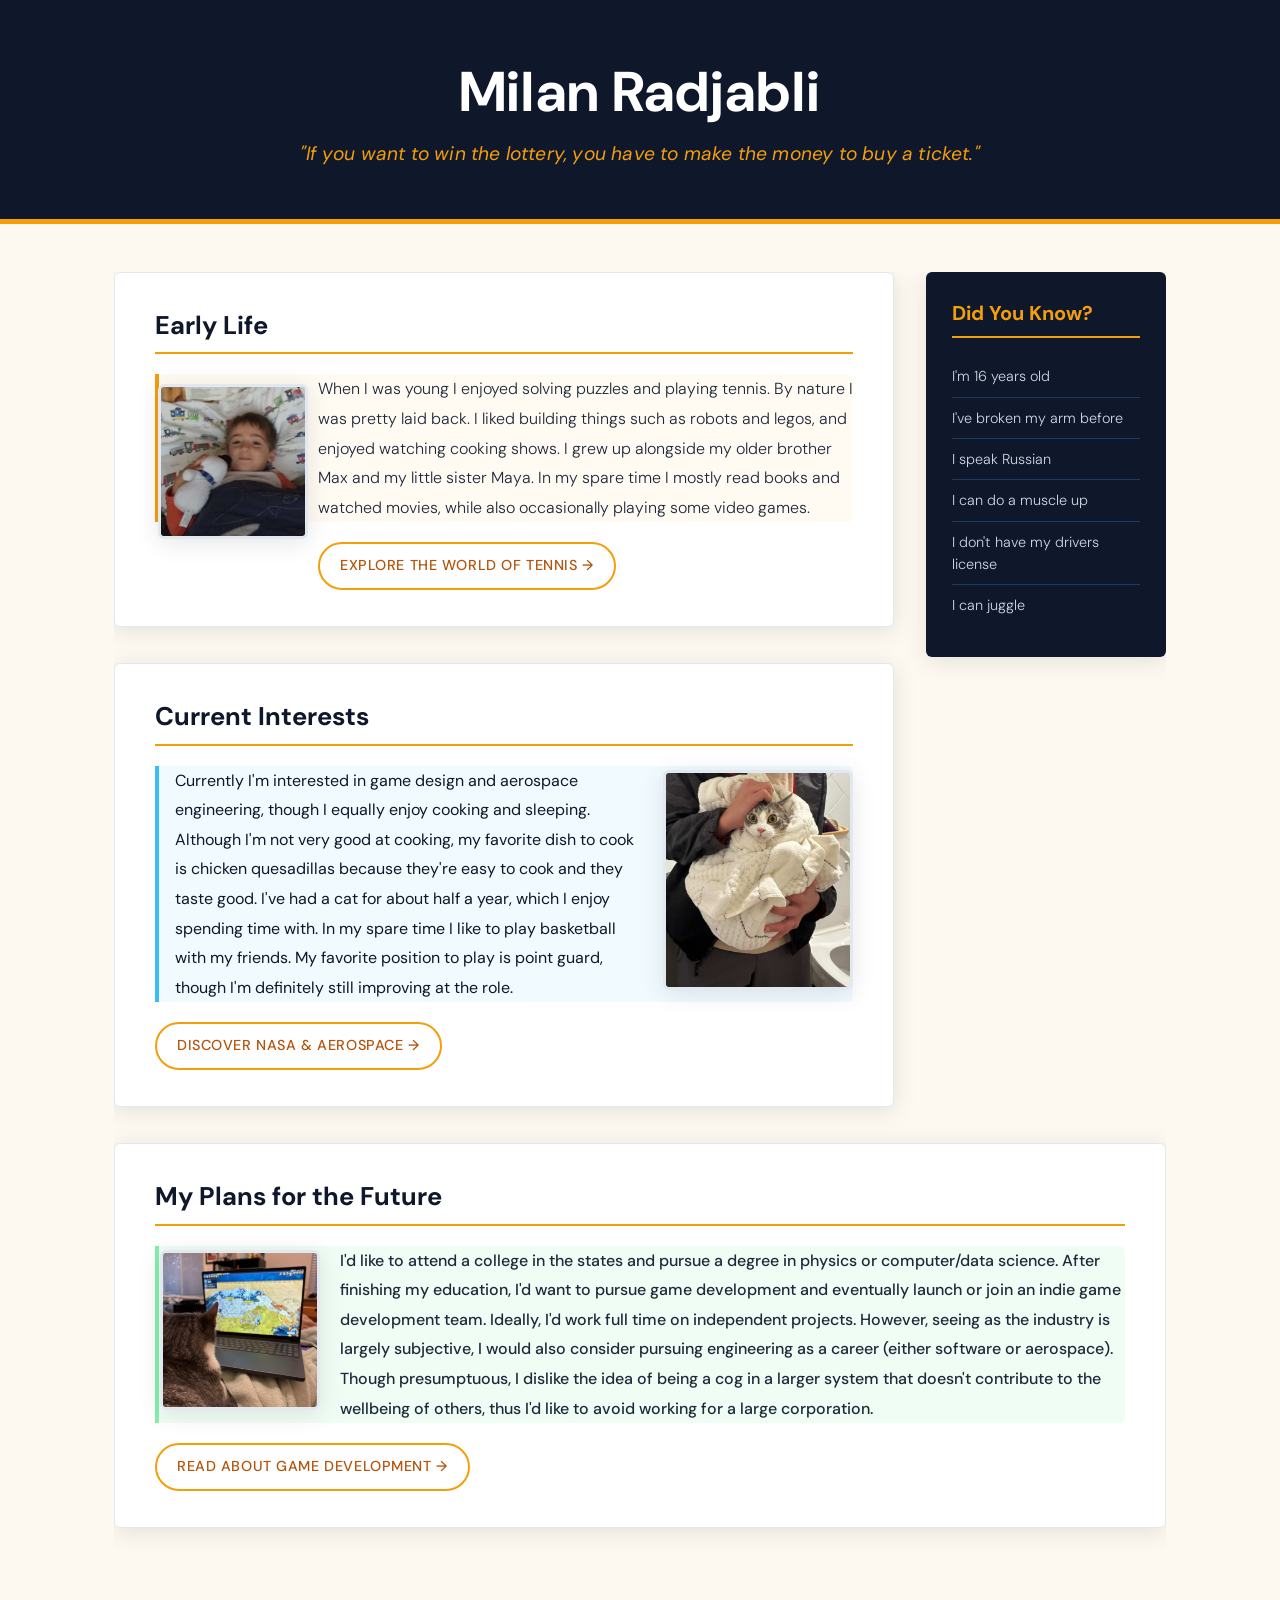
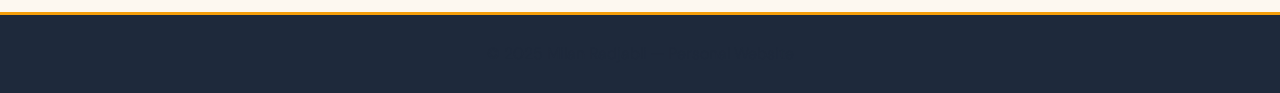
<file: index.html>
<!DOCTYPE html>
<html lang="en">
<head>
  <meta charset="UTF-8" />
  <meta name="viewport" content="width=device-width, initial-scale=1.0" />
  <title>Milan Radjabli</title>
  <link rel="stylesheet" href="styles.css" />
  <link rel="preconnect" href="https://fonts.googleapis.com" />
  <link rel="preconnect" href="https://fonts.gstatic.com" crossorigin />
  <link href="https://fonts.googleapis.com/css2?family=Playfair+Display:ital,wght@0,400;0,700;1,400&family=DM+Sans:wght@300;400;500&display=swap" rel="stylesheet" />
</head>
<body>

  <header>
    <div id="header-inner">
      <h1>Milan Radjabli</h1>
      <h2>"If you want to win the lottery, you have to make the money to buy a ticket."</h2>
    </div>
  </header>

  <div id="container">

    <main id="main-content">

      <!-- Sidebar -->
      <aside id="sidebar">
        <h3 id="sidebar-title">Did You Know?</h3>
        <ul>
          <li>I'm 16 years old</li>
          <li>I've broken my arm before</li>
          <li>I speak Russian</li>
          <li>I can do a muscle up</li>
          <li>I don't have my drivers license</li>
          <li>I can juggle</li>
        </ul>
      </aside>

      <!-- Section 1: Early Life -->
      <section class="content-section">
        <h3>Early Life</h3>
        <img
          id="pic1"
          src="images/babyme.jpg"
          alt="mini me"
        />
        <p class="early">
          When I was young I enjoyed solving puzzles and playing tennis. By nature I was pretty
          laid back. I liked building things such as robots and legos, and enjoyed watching cooking
          shows. I grew up alongside my older brother Max and my little sister Maya. In my spare
          time I mostly read books and watched movies, while also occasionally playing some video
          games.
        </p>
        <a href="https://www.atptour.com" target="_blank">Explore the World of Tennis →</a>
      </section>

      <!-- Section 2: Current Interests -->
      <section class="content-section">
        <h3>Current Interests</h3>
        <img
          id="pic2"
          src="images/gato.jpg"
          alt="towel on cat"
        />
        <p class="current">
          Currently I'm interested in game design and aerospace engineering, though I equally enjoy
          cooking and sleeping. Although I'm not very good at cooking, my favorite dish to cook is
          chicken quesadillas because they're easy to cook and they taste good. I've had a cat for
          about half a year, which I enjoy spending time with. In my spare time I like to play
          basketball with my friends. My favorite position to play is point guard, though I'm
          definitely still improving at the role.
        </p>
        <a href="https://www.nasa.gov" target="_blank">Discover NASA & Aerospace →</a>
      </section>

      <!-- Section 3: Future Plans -->
      <section class="content-section">
        <h3>My Plans for the Future</h3>
        <img
          id="pic3"
          src="images/kittty.jpg"
          alt="cat by computer"
        />
        <p class="future">
          I'd like to attend a college in the states and pursue a degree in physics or
          computer/data science. After finishing my education, I'd want to pursue game development
          and eventually launch or join an indie game development team. Ideally, I'd work full time
          on independent projects. However, seeing as the industry is largely subjective, I would
          also consider pursuing engineering as a career (either software or aerospace). Though
          presumptuous, I dislike the idea of being a cog in a larger system that doesn't
          contribute to the wellbeing of others, thus I'd like to avoid working for a large
          corporation.
        </p>
        <a href="https://www.gamedeveloper.com" target="_blank">Read About Game Development →</a>
      </section>

    </main>

  

  </div><!-- end #container -->

  <footer>
    <p>&copy; 2025 Milan Radjabli &mdash; Personal Website</p>
  </footer>

</body>
</html>
</file>
<file: styles.css>
/* =============================================
   styles.css — Milan Radjabli Personal Website
   External stylesheet (no inline CSS in HTML)
   ============================================= */

/* ===== CSS VARIABLES ===== */
:root {
  --navy:       #0f172a;
  --navy-mid:   #1e293b;
  --amber:      #f59e0b;
  --amber-dark: #b45309;
  --cream:      #fdf8f0;
  --text:       #1e293b;
  --muted:      #64748b;
  --border:     #e2e8f0;
  --white:      #ffffff;

  --font-heading: 'DM Sans', Helvetica, Arial, sans-serif;
  --font-body:    'DM Sans', Helvetica, Arial, sans-serif;

  --radius: 6px;
  --shadow: 0 4px 24px rgba(0, 0, 0, 0.10);
}

/* ===== RESET & BASE ===== */
*, *::before, *::after {
  box-sizing: border-box;
  margin: 0;
  padding: 0;
}

body {
  font-family: var(--font-body);   /* sans-serif for screen reading */
  font-weight: 300;
  font-size: 1.0625rem;
  line-height: 1.8;                /* line-height on body as a base */
  color: var(--text);
  background-color: var(--cream);
  overflow-x: hidden;              /* prevent horizontal scroll */
}

/* ===== HEADER ===== */
header {
  background-color: var(--navy);
  padding: 60px 24px 50px;
  text-align: center;
  border-bottom: 5px solid var(--amber);
}

#header-inner {
  max-width: 820px;
  margin: 0 auto;
}

/* h1 — Main Title */
h1 {
  font-family: var(--font-heading);
  font-size: 3.5rem;
  font-weight: 700;
  color: var(--white);
  letter-spacing: 0.02em;
  line-height: 1.15;
  margin-bottom: 16px;
}

/* h2 — Subtitle / Quote */
h2 {
  font-family: var(--font-heading);
  font-style: italic;
  font-size: 1.2rem;
  font-weight: 400;
  color: var(--amber);
  letter-spacing: 0.01em;
  line-height: 1.5;
}

/* ===== #container — sets the width of the page ===== */
/* FIXED pixel width for the two largest screen sizes  */
#container {
  width: 1100px;       /* fixed container for large screens */
  margin: 48px auto;
  padding: 0 24px;
  overflow: hidden;    /* clearfix: contains all floated children */
}

/* ===== #sidebar — 2nd div, floats beside main content ===== */
#sidebar {
  float: right;        /* floats right, beside #main-content */
  width: 240px;
  background-color: var(--navy);
  color: var(--white);
  border-radius: var(--radius);
  padding: 28px 26px 32px;
  box-shadow: var(--shadow);
  margin-left: 32px;
  margin-bottom: 20px;
}

#sidebar-title {
  font-family: var(--font-heading);
  font-size: 1.25rem;
  color: var(--amber);
  border-bottom: 2px solid var(--amber);
  padding-bottom: 10px;
  margin-bottom: 18px;
  line-height: 1.3;
}

#sidebar ul {
  list-style: none;
  padding: 0;
  margin: 0;
}

#sidebar ul li {
  font-family: var(--font-body);
  font-size: 0.9rem;
  font-weight: 300;
  line-height: 1.55;
  color: #cbd5e1;
  padding: 9px 0;
  border-bottom: 1px solid #1e3a5f;
}

#sidebar ul li:last-child {
  border-bottom: none;
}

/* ===== MAIN CONTENT ===== */
#main-content {
  overflow: hidden;    /* fills space beside the floated sidebar */
}

/* ===== CONTENT SECTIONS ===== */
.content-section {
  background-color: var(--white);
  border-radius: var(--radius);
  border: 1px solid var(--border);
  padding: 36px 40px;
  margin-bottom: 36px;
  box-shadow: var(--shadow);
  overflow: hidden;    /* clearfix for floated images inside */
}

/* h3 — Paragraph section titles */
h3 {
  font-family: var(--font-heading);
  font-size: 1.6rem;
  font-weight: 700;
  color: var(--navy);
  margin-bottom: 20px;
  padding-bottom: 10px;
  border-bottom: 2px solid var(--amber);
  line-height: 1.3;
}

/* ===== IMAGES WITH FLOAT (ID rules) ===== */
#pic1 {
  float: left;
  width: 150px;
  height: 155px;
  object-fit: cover;
  border-radius: var(--radius);
  margin: 10px 10px 12px 3px;
  border: 3px solid var(--border);
  box-shadow: var(--shadow);
  max-width: 100%;
}

#pic2 {
  float: right;
  width: 190px;
  height: 220px;
  object-fit: cover;
  border-radius: var(--radius);
  margin: 4px 0 12px 20px;
  border: 3px solid var(--border);
  box-shadow: var(--shadow);
  max-width: 100%;
}

#pic3 {
  float: left;
  width: 160px;
  height: 160px;
  object-fit: cover;
  border-radius: var(--radius);
  margin: 4px 20px 12px 5px;
  border: 3px solid var(--border);
  box-shadow: var(--shadow);
  max-width: 100%;
}

/* ===== PARAGRAPHS ===== */
p {
  font-family: var(--font-body);  /* sans-serif for all paragraphs */
  font-size: 1.0rem;
  line-height: 1.85;              /* line-height for readability */
  color: var(--text);
  margin-bottom: 0;
}

/* ===== CLASS RULES — one applied to each paragraph ===== */

/* .early — warm amber left border */
.early {
  border-left: 4px solid var(--amber);
  padding-left: 16px;
  background-color: #fffbf2;
  border-radius: 0 var(--radius) var(--radius) 0;
}

/* .current — blue highlight tint */
.current {
  font-weight: 400;
  color: #0f172a;
  border-left: 4px solid #38bdf8;
  padding-left: 16px;
  background-color: #f0faff;
  border-radius: 0 var(--radius) var(--radius) 0;
}

/* .future — bold green tint */
.future {
  font-weight: 500;
  border-left: 4px solid #86efac;
  padding-left: 16px;
  background-color: #f0fdf4;
  border-radius: 0 var(--radius) var(--radius) 0;
}

/* ===== LINKS — all three states changed from browser defaults ===== */
a {
  display: inline-block;
  margin-top: 20px;
  font-family: var(--font-body);
  font-weight: 500;
  font-size: 0.9rem;
  letter-spacing: 0.04em;
  text-transform: uppercase;
  padding: 9px 20px;
  border-radius: 30px;
  border: 2px solid var(--amber);
  text-decoration: none;
  transition: background-color 0.2s ease, color 0.2s ease, border-color 0.2s ease;
}

/* :link — unvisited (changed from default blue) */
a:link {
  color: var(--amber-dark);
  background-color: transparent;
}

/* :visited — after clicking (changed from default purple) */
a:visited {
  color: var(--muted);
  border-color: var(--muted);
  background-color: transparent;
}

/* :hover — mouse over */
a:hover {
  background-color: var(--amber);
  color: var(--navy);
  border-color: var(--amber);
  box-shadow: 0 4px 12px rgba(245, 158, 11, 0.35);
}

/* ===== FOOTER ===== */
footer {
  background-color: var(--navy-mid);
  color: var(--muted);
  text-align: center;
  padding: 24px 16px;
  font-size: 0.875rem;
  font-family: var(--font-body);
  margin-top: 24px;
  border-top: 3px solid var(--amber);
}

/* =============================================
   MEDIA QUERIES

   Breakpoint 1 (≤1200px): FIXED container (960px) — large screen
   Breakpoint 2 (≤992px):  VARIABLE container (95%) — sidebar stops floating
   Breakpoint 3 (≤768px):  VARIABLE container (95%) — images stop floating
   ============================================= */

/* --- Breakpoint 1: max-width 1200px — FIXED container --- */
@media (max-width: 1200px) {
  #container {
    width: 960px;    /* still a fixed pixel width */
    padding: 0 20px;
  }

  h1 {
    font-size: 2.8rem;
  }

  #sidebar {
    width: 210px;
    margin-left: 24px;
  }

  .content-section {
    padding: 28px 30px;
  }

  #pic1, #pic2, #pic3 {
    width: 175px;
    height: 135px;
  }
}

/* --- Breakpoint 2: max-width 992px — VARIABLE container, sidebar stops floating --- */
@media (max-width: 992px) {
  #container {
    width: 95%;      /* variable — scales with the viewport */
    margin: 32px auto;
    padding: 0 16px;
  }

  /* Sidebar stops floating — stacks above main content */
  #sidebar {
    float: none;     /* no longer floats beside content */
    width: 100%;
    margin-left: 0;
    margin-bottom: 32px;
  }

  #sidebar ul li {
    display: inline-block;
    width: 48%;
  }

  h1 {
    font-size: 2.4rem;
  }

  h2 {
    font-size: 1.05rem;
  }

  .content-section {
    padding: 24px 24px;
  }

  #pic1, #pic2, #pic3 {
    width: 160px;
    height: 125px;
  }
}

/* --- Breakpoint 3: max-width 768px — VARIABLE container, images stop floating --- */
@media (max-width: 768px) {
  header {
    padding: 36px 16px 30px;
  }

  #container {
    width: 95%;      /* variable — scales with the viewport */
    margin: 20px auto;
    padding: 0 12px;
  }

  h1 {
    font-size: 1.9rem;
  }

  h2 {
    font-size: 0.92rem;
  }

  h3 {
    font-size: 1.3rem;
  }

  .content-section {
    padding: 18px 16px;
    margin-bottom: 24px;
  }

  /* Images stop floating — stack above paragraph text */
  #pic1, #pic2, #pic3 {
    float: none;
    display: block;
    width: 100%;
    height: 190px;
    margin: 0 0 16px 0;
  }

  #sidebar ul li {
    display: block;
    width: 100%;
  }

  a {
    font-size: 0.8rem;
    padding: 7px 15px;
  }

  footer {
    font-size: 0.8rem;
    padding: 16px 12px;
  }
}
#pic1, #pic2, #pic3 {
  transition: transform 0.3s ease;
}

#pic1:hover, #pic2:hover, #pic3:hover {
  transform: scale(1.08);
}
#sidebar ul li {
  transition: color 0.2s ease, padding-left 0.2s ease;
  cursor: default;
}

#sidebar ul li:hover {
  color: var(--amber);
  padding-left: 8px;
}
h2 {
  transition: color 0.3s ease, letter-spacing 0.3s ease;
}

h2:hover {
  color: var(--white);
  letter-spacing: 0.05em;
}
/* ===== HEADER LOAD ANIMATION ===== */
@keyframes fadeSlideDown {
  from {
    opacity: 0;
    transform: translateY(-30px);
  }
  to {
    opacity: 1;
    transform: translateY(0);
  }
}

h1 {
  animation: fadeSlideDown 0.8s ease forwards;
}

h2 {
  animation: fadeSlideDown 0.8s ease 0.3s forwards;
  opacity: 0;
}
</file>
